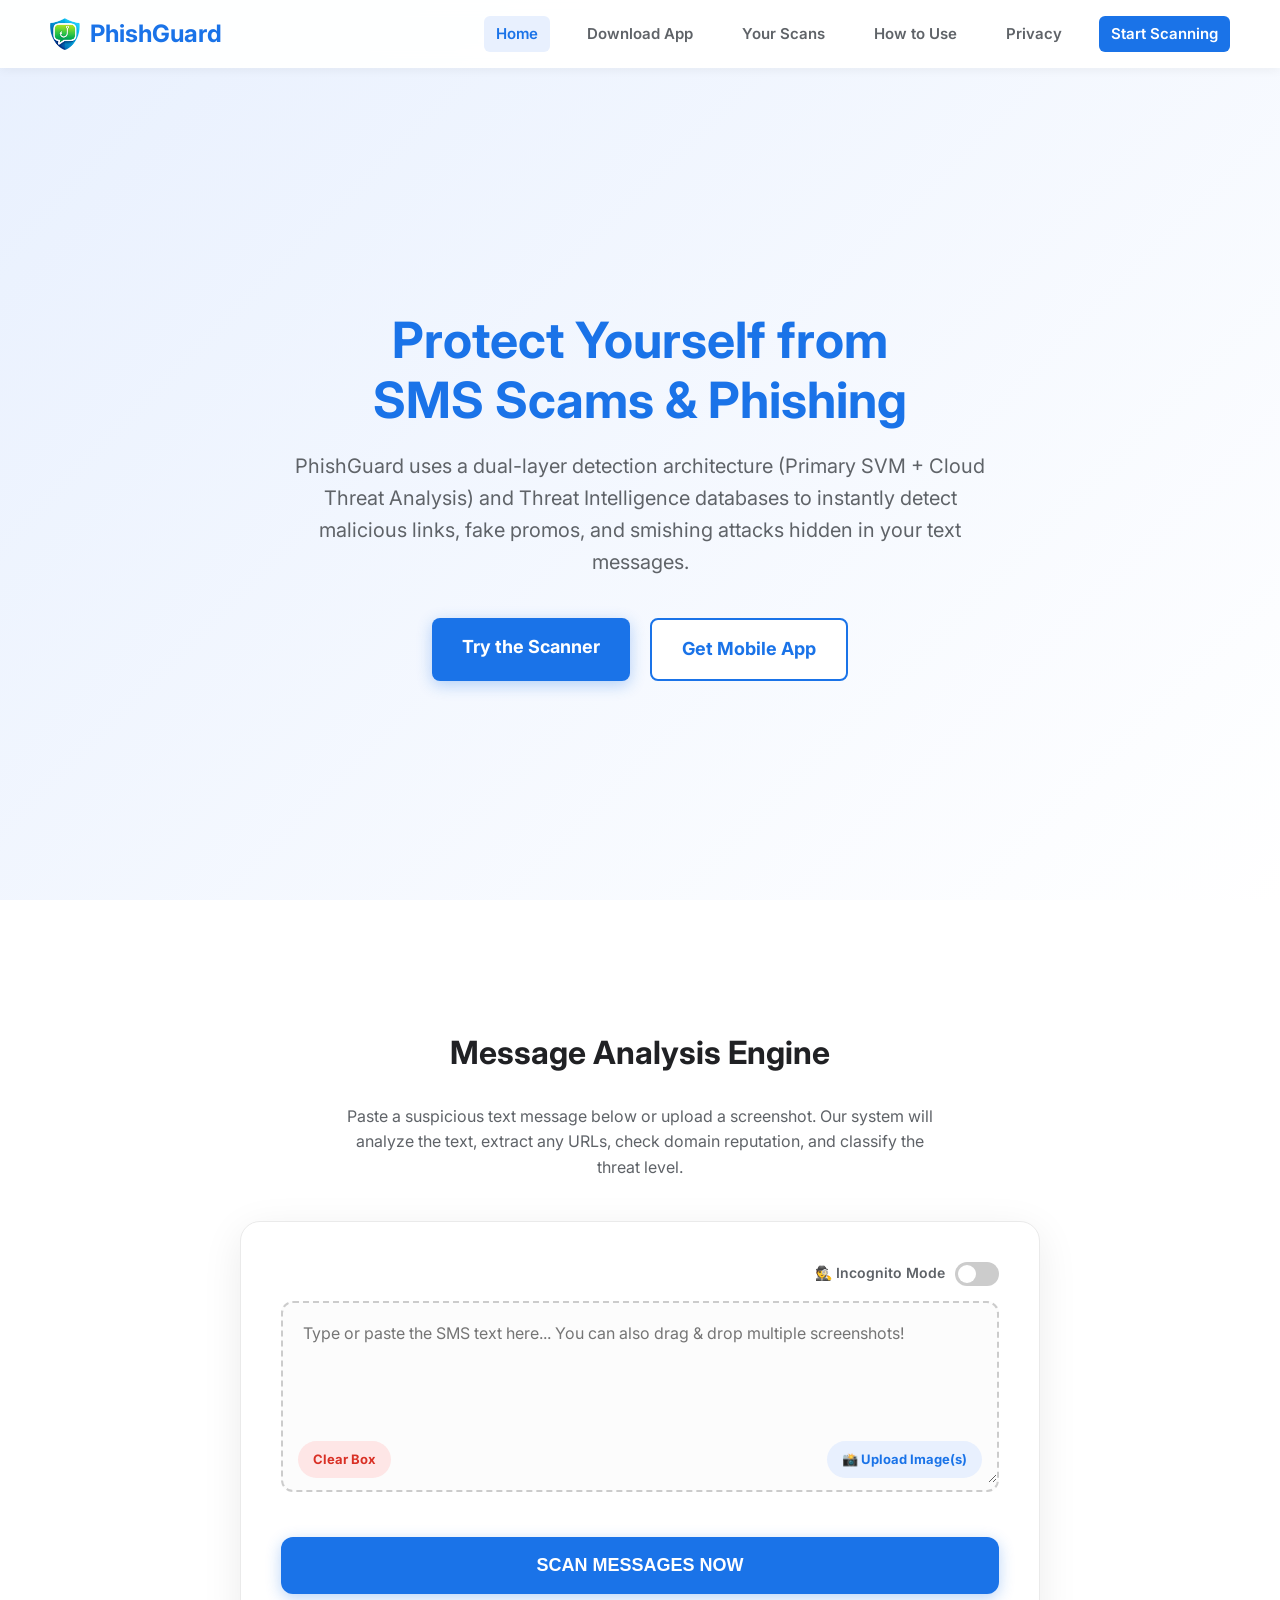
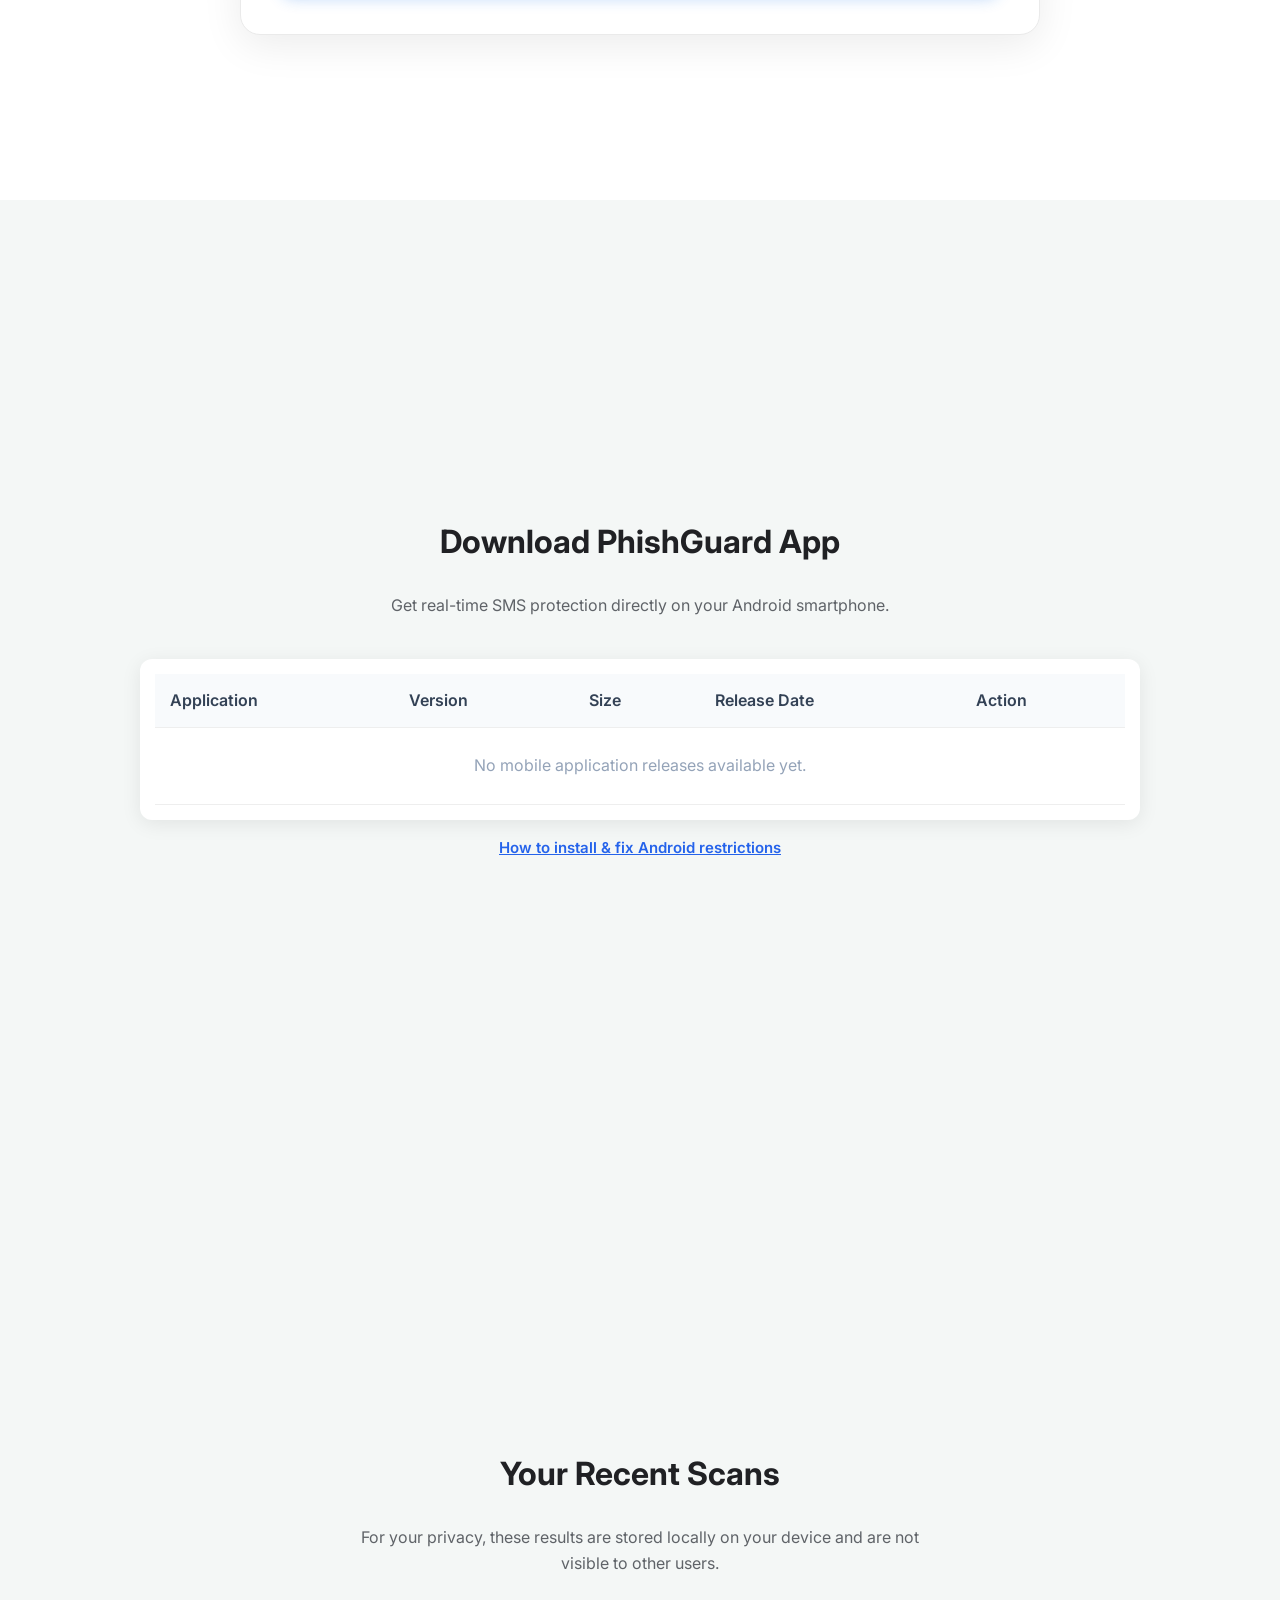
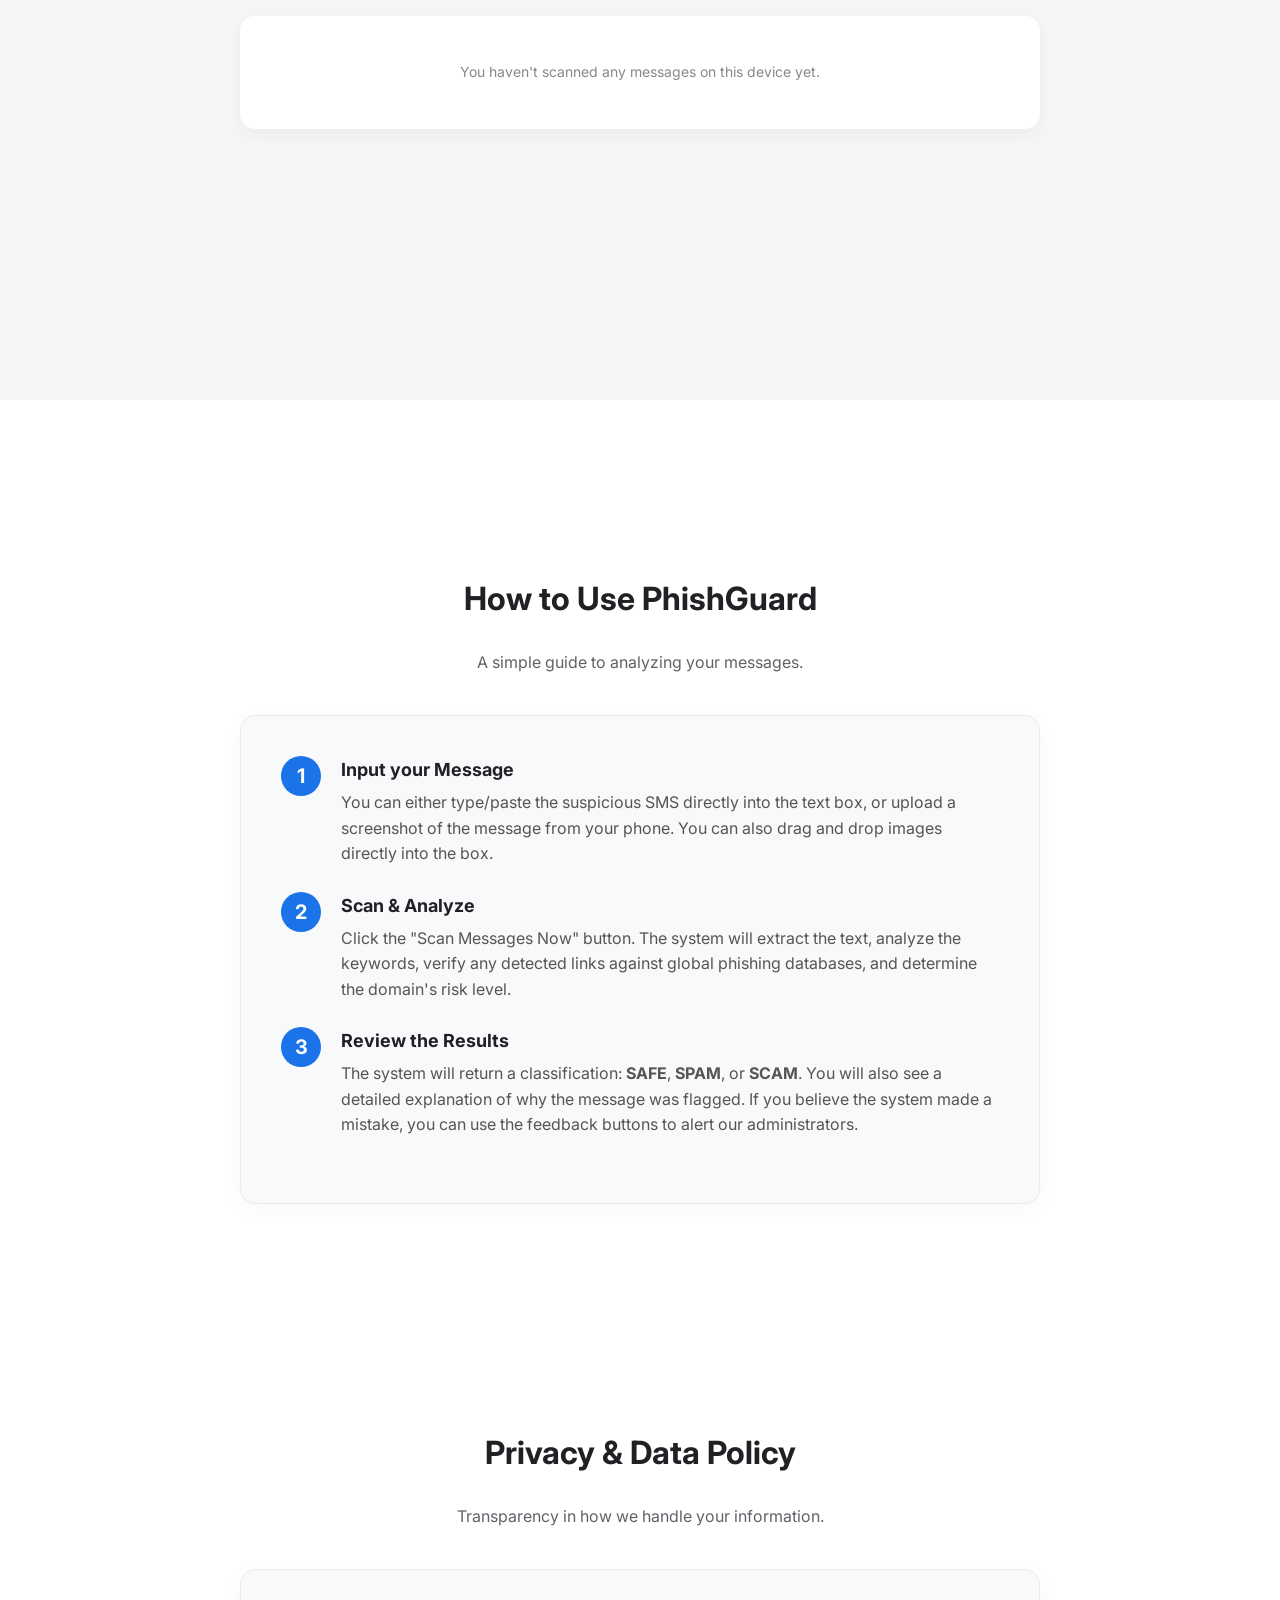
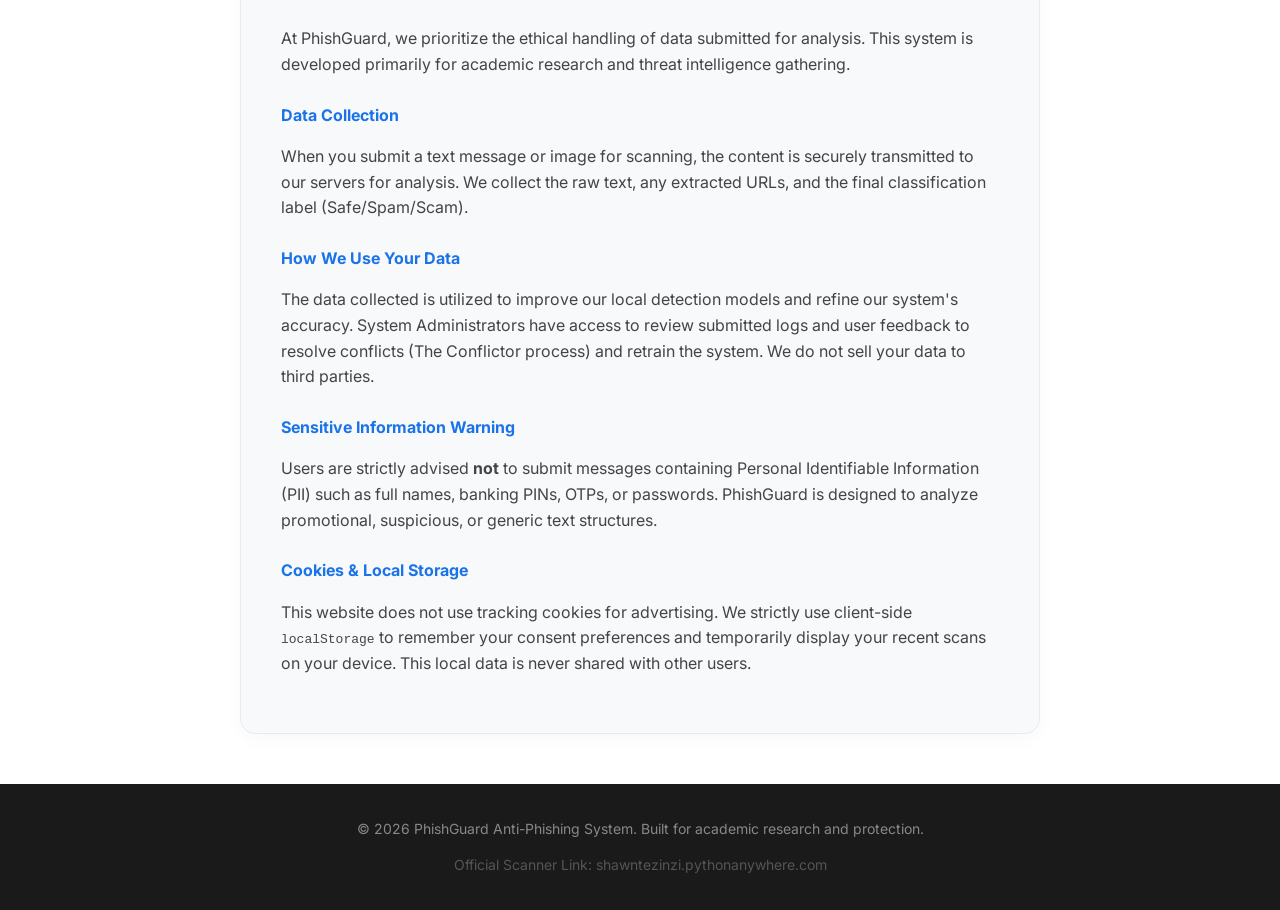
<file: index.html>
<!DOCTYPE html>
<html lang="en">
<head>
<meta charset="UTF-8">
<meta name="viewport" content="width=device-width, initial-scale=1.0">
<title>PhishGuard | SMS Phishing Detection System</title>
<link rel="icon" type="image/png" href="img/shield.png">
<link href="https://fonts.googleapis.com/css2?family=Inter:wght@300;400;600;700&display=swap" rel="stylesheet">
<link rel="stylesheet" href="css/style.css">
</head>
<body>

<nav class="navbar">
    <a href="#home" class="nav-logo">
        <img src="img/logo.png" alt="PhishGuard Logo">
        PhishGuard
    </a>
    <div class="nav-links">
        <a href="#home" class="nav-item active">Home</a>
        <a href="#download" class="nav-item">Download App</a>
        <a href="#history" class="nav-item">Your Scans</a>
        <a href="#guide" class="nav-item">How to Use</a>
        <a href="#policy" class="nav-item">Privacy</a>
        <a href="#scanner" class="nav-btn nav-item">Start Scanning</a>
    </div>
</nav>

<section id="home">
    <div class="hero-content">
        <h1>Protect Yourself from<br>SMS Scams & Phishing</h1>
        <p>PhishGuard uses a dual-layer detection architecture (Primary SVM + Cloud Threat Analysis) and Threat Intelligence databases to instantly detect malicious links, fake promos, and smishing attacks hidden in your text messages.</p>
        <div class="hero-buttons">
            <a href="#scanner" class="btn-primary">Try the Scanner</a>
            <a href="#download" class="btn-secondary">Get Mobile App</a>
        </div>
    </div>
</section>

<section id="scanner">
    <h2 class="section-title">Message Analysis Engine</h2>
    <p class="section-subtitle">Paste a suspicious text message below or upload a screenshot. Our system will analyze the text, extract any URLs, check domain reputation, and classify the threat level.</p>
    
    <div class="scanner-container">
        
        <div id="agreedBanner" style="display:none; background: #e6f4ea; color: #1e8e3e; padding: 10px 15px; border-radius: 8px; margin-bottom: 15px; font-size: 13px; font-weight: 600; text-align: center; border: 1px solid #ceead6;">
            ✅ You have agreed to the Terms of Service & Privacy Policy.
        </div>

        <div class="incognito-container">
            <span class="incognito-label">🕵️ Incognito Mode</span>
            <label class="switch">
                <input type="checkbox" id="incognitoToggle" onchange="toggleIncognito()">
                <span class="slider round"></span>
            </label>
        </div>

        <div class="input-area" id="dropZone">
            <textarea id="smsText" placeholder="Type or paste the SMS text here... You can also drag & drop multiple screenshots!"></textarea>
            
            <div class="button-group-bottom">
                <div class="clear-trigger" id="clearTrigger" onclick="clearWorkspace()">Clear Box</div>
                <input type="file" id="imageInput" accept="image/*" multiple onchange="handleImageUpload(event)">
                <div class="upload-trigger" id="uploadTrigger" onclick="document.getElementById('imageInput').click()">📸 Upload Image(s)</div>
            </div>
        </div>

        <div id="imageQueueContainer" class="image-queue-container"></div>
        <button id="scanBtn" class="scan-btn" onclick="checkAgreementAndScan()">SCAN MESSAGES NOW</button>
        <div id="carouselArea" class="carousel-container" style="display:none; margin-top: 30px;"></div>
    </div>
</section>

<section id="download">
    <h2 class="section-title">Download PhishGuard App</h2>
    <p class="section-subtitle">Get real-time SMS protection directly on your Android smartphone.</p>
    
    <div class="download-table-container">
        <table class="apk-table">
            <thead>
                <tr>
                    <th>Application</th>
                    <th>Version</th>
                    <th>Size</th>
                    <th>Release Date</th>
                    <th>Action</th>
                </tr>
            </thead>
            <tbody id="appTableBody">
                <tr id="emptyAppRow">
                    <td colspan="5" style="text-align: center; color: #94a3b8; padding: 25px;">
                        Loading mobile application releases...
                    </td>
                </tr>
            </tbody>
        </table>
    </div>
    
    <div class="tutorial-link-container">
        <span onclick="openTutorialModal()">How to install & fix Android restrictions</span>
    </div>
</section>

<section id="history">
    <h2 class="section-title">Your Recent Scans</h2>
    <p class="section-subtitle">For your privacy, these results are stored locally on your device and are not visible to other users.</p>
    <div class="history-card">
        <ul id="historyList"><li style="color: #888; text-align: center;">You haven't scanned any messages on this device yet.</li></ul>
    </div>
</section>

<section id="guide">
    <h2 class="section-title">How to Use PhishGuard</h2>
    <p class="section-subtitle">A simple guide to analyzing your messages.</p>
    
    <div class="text-card">
        <div class="step-box">
            <div class="step-num">1</div>
            <div class="step-content">
                <h4>Input your Message</h4>
                <p>You can either type/paste the suspicious SMS directly into the text box, or upload a screenshot of the message from your phone. You can also drag and drop images directly into the box.</p>
            </div>
        </div>
        <div class="step-box">
            <div class="step-num">2</div>
            <div class="step-content">
                <h4>Scan & Analyze</h4>
                <p>Click the "Scan Messages Now" button. The system will extract the text, analyze the keywords, verify any detected links against global phishing databases, and determine the domain's risk level.</p>
            </div>
        </div>
        <div class="step-box">
            <div class="step-num">3</div>
            <div class="step-content">
                <h4>Review the Results</h4>
                <p>The system will return a classification: <b>SAFE</b>, <b>SPAM</b>, or <b>SCAM</b>. You will also see a detailed explanation of why the message was flagged. If you believe the system made a mistake, you can use the feedback buttons to alert our administrators.</p>
            </div>
        </div>
    </div>
</section>

<section id="policy">
    <h2 class="section-title">Privacy & Data Policy</h2>
    <p class="section-subtitle">Transparency in how we handle your information.</p>
    
    <div class="text-card policy-content">
        <p>At PhishGuard, we prioritize the ethical handling of data submitted for analysis. This system is developed primarily for academic research and threat intelligence gathering.</p>
        
        <h4>Data Collection</h4>
        <p>When you submit a text message or image for scanning, the content is securely transmitted to our servers for analysis. We collect the raw text, any extracted URLs, and the final classification label (Safe/Spam/Scam).</p>
        
        <h4>How We Use Your Data</h4>
        <p>The data collected is utilized to improve our local detection models and refine our system's accuracy. System Administrators have access to review submitted logs and user feedback to resolve conflicts (The Conflictor process) and retrain the system. We do not sell your data to third parties.</p>
        
        <h4>Sensitive Information Warning</h4>
        <p>Users are strictly advised <strong>not</strong> to submit messages containing Personal Identifiable Information (PII) such as full names, banking PINs, OTPs, or passwords. PhishGuard is designed to analyze promotional, suspicious, or generic text structures.</p>
        
        <h4>Cookies & Local Storage</h4>
        <p>This website does not use tracking cookies for advertising. We strictly use client-side <code>localStorage</code> to remember your consent preferences and temporarily display your recent scans on your device. This local data is never shared with other users.</p>
    </div>
</section>

<footer>
    <p>&copy; 2026 PhishGuard Anti-Phishing System. Built for academic research and protection.</p>
    <p style="margin-top: 5px; color: #555;">Official Scanner Link: shawntezinzi.pythonanywhere.com</p>
</footer>

<div class="download-modal-overlay" id="downloadModal">
    <div class="download-modal-card">
        <button class="modal-close-btn" onclick="closeDownloadModal()">&times;</button>
        <div class="download-modal-header" id="modalAppName">PhishGuard Mobile Security</div>
        
        <div class="timer-box" id="timerBoxContainer">
            Your download will begin automatically in <span class="timer-count" id="downloadTimer">10</span> seconds...
        </div>

        <div class="app-info-grid">
            <div><strong>Version:</strong> <span id="modalAppVersion">...</span></div>
            <div><strong>Developer:</strong> <span id="modalAppAuthor">...</span></div>
            <div><strong>File Size:</strong> <span id="modalAppSize">...</span></div>
            <div><strong>Requirement:</strong> Android 7.0+</div>
        </div>

        <div class="app-features-list">
            <strong>Key Features:</strong>
            <ul id="modalAppFeatures">
            </ul>
        </div>

        <button class="btn-download-trigger" id="infoModeDownloadBtn" style="width: 100%; margin-top: 10px; display: none;">Download APK Now</button>

        <div class="manual-download-text" id="manualDownloadDiv">
            App didn't download? <a id="manualDownloadLink" href="#" download>Click here again</a>
        </div>
    </div>
</div>

<div class="modal-overlay" id="termsModal">
    <div class="modal-box">
        <div class="modal-header">Terms of Service & Privacy Agreement</div>
        <div class="modal-content">
            <p>Welcome to PhishGuard. By continuing, you agree to our data practices outlined in our <a href="#policy" onclick="document.getElementById('termsModal').style.display='none';">Privacy Policy</a>.</p>
            <p><strong>Key Points:</strong></p>
            <ul>
                <li>Submitted texts and images are saved to our database for threat analysis and system improvement.</li>
                <li>System Administrators may review your submitted texts to verify system accuracy.</li>
                <li><strong>Do not</strong> submit messages containing sensitive personal information (passwords, OTPs, credit card numbers).</li>
                <li>PhishGuard provides automated estimations. Always exercise personal judgment before clicking unknown links.</li>
            </ul>
        </div>
        
        <div class="checkbox-container">
            <div class="checkbox-row">
                <input type="checkbox" id="agreeTerms" onchange="toggleAcceptBtn()">
                <label for="agreeTerms"><strong>I agree to the Terms of Service and Privacy Policy. (Required)</strong></label>
            </div>
            <div class="checkbox-row">
                <input type="checkbox" id="dontShowAgain">
                <label for="dontShowAgain">Remember my choice. Don't show this popup again on this browser.</label>
            </div>
        </div>

        <div class="modal-buttons">
            <button class="btn-decline" onclick="declineTerms()">Cancel</button>
            <button class="btn-accept" id="acceptBtn" disabled onclick="acceptTerms()">I Agree, Start Scan</button>
        </div>
    </div>
</div>

<div class="tutorial-modal-overlay" id="tutorialModal">
    <div class="tutorial-modal-card">
        <button class="modal-close-btn" onclick="closeTutorialModal()">&times;</button>
        <div class="download-modal-header">How to Install & Bypass Restrictions</div>
        
        <div class="tutorial-content">
            <div class="tutorial-step">
                <h4>Step 1: Open Google Play Store</h4>
                <p>Tap on your profile picture in the top right corner and select <b>Play Protect</b>.</p>
                <img src="img/tutorial01.jpg" alt="Step 1">
            </div>
            <div class="tutorial-step">
                <h4>Step 2: Open Play Protect Settings</h4>
                <p>Tap the gear icon in the top right corner to open the settings.</p>
                <img src="img/tutorial02.jpg" alt="Step 2">
            </div>
            <div class="tutorial-step">
                <h4>Step 3: Toggle off Scanning</h4>
                <p>Turn off the switch that says "Scan apps with Play Protect".</p>
                <img src="img/tutorial03.jpg" alt="Step 3">
            </div>
            <div class="tutorial-step">
                <h4>Step 4: Confirm Action</h4>
                <p>Tap "Turn off" or "Pause" when the warning popup appears.</p>
                <img src="img/tutorial04.jpg" alt="Step 4">
            </div>
            <div class="tutorial-step">
                <h4>Step 5: Verify it is Disabled</h4>
                <p>Make sure the toggle switch is completely greyed out.</p>
                <img src="img/tutorial05.jpg" alt="Step 5">
            </div>
            <div class="tutorial-step">
                <h4>Step 6: Install PhishGuard</h4>
                <p>Open the downloaded APK from your browser or file manager and click "Install".</p>
                <img src="img/tutorial06.jpg" alt="Step 6">
            </div>
            <div class="tutorial-step">
                <h4>Step 7: Go to App Settings</h4>
                <p>Go to your phone's <b>Settings > Apps > Manage Apps > PhishGuard</b>. Tap the three dots (or scroll to the bottom) and toggle <b>"Allow restricted settings"</b>.</p>
                <img src="img/tutorial07.jpg" alt="Step 7">
            </div>
            <div class="tutorial-step">
                <h4>Step 8: Confirm Restrictions Allowed</h4>
                <p>Verify that the option is now toggled on and active.</p>
                <img src="img/tutorial08.jpg" alt="Step 8">
            </div>
            <div class="tutorial-step">
                <h4>Step 9: Open App and Set as Default</h4>
                <p>Open PhishGuard from your home screen. When prompted, select PhishGuard as your default SMS app to enable background scanning.</p>
                <img src="img/tutorial09.jpg" alt="Step 9">
            </div>
        </div>
    </div>
</div>

<script src="js/script.js"></script>

</body>
</html>
</file>
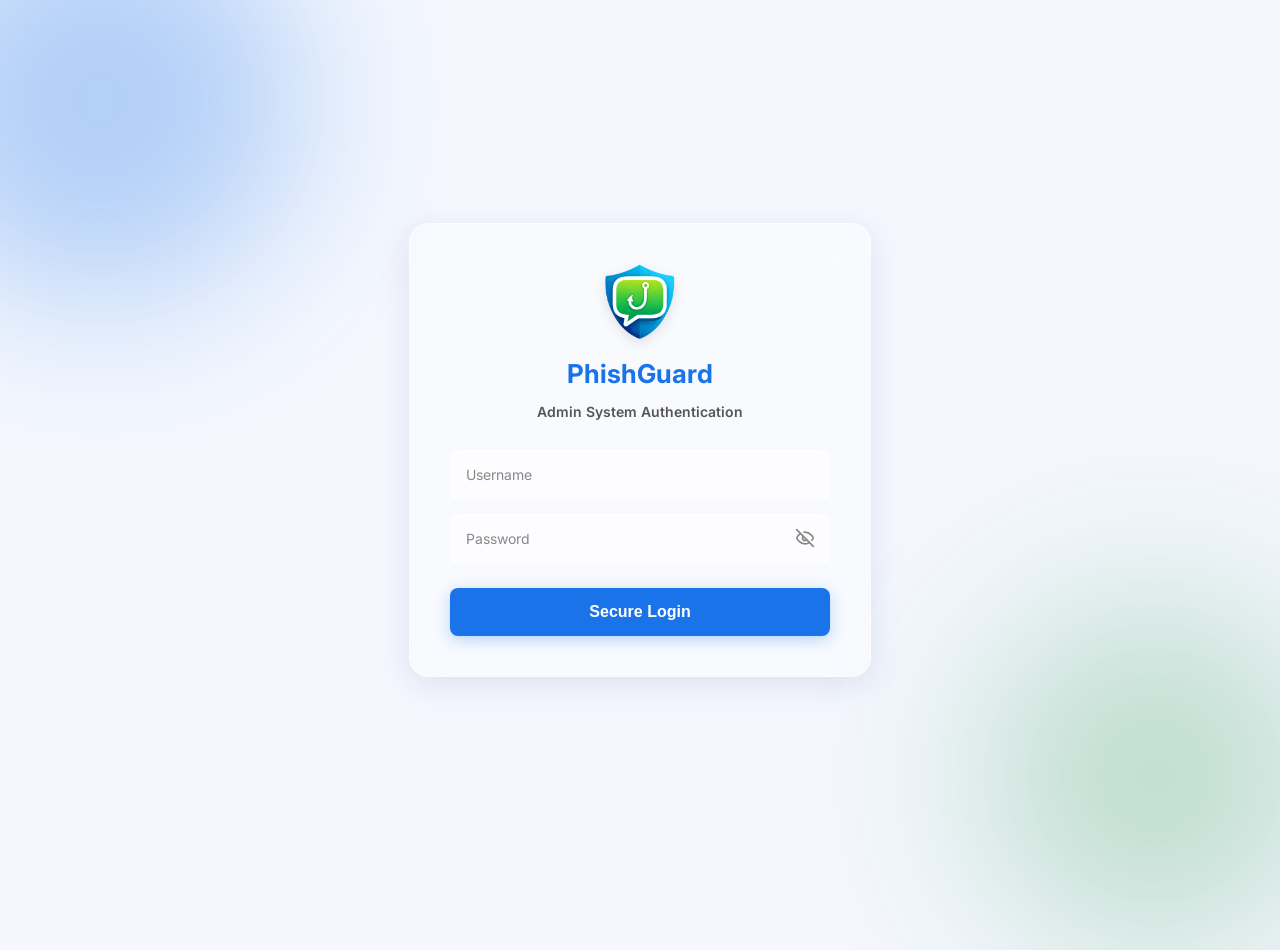
<file: dashboard/index.html>
<!DOCTYPE html>
<html lang="en">
<head>
<meta charset="UTF-8">
<meta name="viewport" content="width=device-width, initial-scale=1.0">
<title>PhishGuard | Admin Auth</title>

<!-- Tab Icon set to Logo -->
<link rel="icon" type="image/png" href="img/logo.png">
<link href="https://fonts.googleapis.com/css2?family=Inter:wght@400;600;700&display=swap" rel="stylesheet">
<style>
    /* Base background */
    body { 
        font-family: 'Inter', sans-serif; 
        background-color: #f4f7fe; 
        display: flex; 
        justify-content: center; 
        align-items: center; 
        height: 100vh; 
        margin: 0; 
        overflow: hidden;
        position: relative;
    }

    /* THE SECRET TO GLASSMORPHISM: Background Shapes to Blur! */
    .bg-shape-1 {
        position: absolute;
        width: 400px;
        height: 400px;
        background: #1a73e8; /* PhishGuard Blue */
        border-radius: 50%;
        top: -100px;
        left: -100px;
        filter: blur(80px);
        opacity: 0.3;
        z-index: 0;
    }
    .bg-shape-2 {
        position: absolute;
        width: 350px;
        height: 350px;
        background: #1e8e3e; /* PhishGuard Green */
        border-radius: 50%;
        bottom: -50px;
        right: -50px;
        filter: blur(90px);
        opacity: 0.25;
        z-index: 0;
    }
    
    /* Transparent / Glassmorphism Container */
    .login-box { 
        position: relative;
        z-index: 10; /* Keeps it above the glowing orbs */
        /* Frosted Glass Effect */
        background: rgba(255, 255, 255, 0.4); 
        backdrop-filter: blur(16px); 
        -webkit-backdrop-filter: blur(16px);
        border: 1px solid rgba(255, 255, 255, 0.6); 
        
        padding: 40px; 
        border-radius: 20px; 
        box-shadow: 0 8px 32px rgba(31, 38, 135, 0.1); 
        width: 100%; 
        max-width: 380px; 
        text-align: center; 
    }

    .login-logo { 
        width: 70px; 
        height: auto; 
        margin-bottom: 15px; 
        filter: drop-shadow(0px 4px 6px rgba(0,0,0,0.1));
    }
    
    .login-box h1 { 
        color: #1a73e8; 
        margin: 0 0 5px 0; 
        font-size: 26px; 
        font-weight: 700; 
    }
    .login-box p { 
        color: #555; 
        font-size: 14px; 
        margin-bottom: 30px; 
        font-weight: 600;
    }
    
    .input-group {
        position: relative;
        margin-bottom: 15px;
    }
    
    /* Glass Inputs */
    input { 
        width: 100%; 
        padding: 15px; 
        background: rgba(255, 255, 255, 0.6); 
        color: #333; 
        border: 1px solid rgba(255, 255, 255, 0.8); 
        border-radius: 8px; 
        box-sizing: border-box; 
        font-size: 14px; 
        font-family: 'Inter', sans-serif; 
        outline: none; 
        transition: 0.3s; 
    }
    input::placeholder {
        color: #888;
    }
    input[type="password"], input.password-text-mode {
        padding-right: 45px; 
    }
    input:focus { 
        border-color: #1a73e8; 
        background: rgba(255, 255, 255, 0.9);
        box-shadow: 0 0 0 3px rgba(26, 115, 232, 0.15); 
    }
    
    /* SVG Toggle Button Styling */
    .toggle-pass {
        position: absolute;
        right: 15px;
        top: 50%;
        transform: translateY(-50%);
        cursor: pointer;
        color: #888;
        display: flex;
        align-items: center;
        justify-content: center;
        background: transparent;
        border: none;
        padding: 0;
        outline: none;
        transition: color 0.2s;
    }
    .toggle-pass:hover {
        color: #1a73e8;
    }

    /* Standard PhishGuard Blue Button */
    button.submit-btn { 
        width: 100%; 
        padding: 15px; 
        background: #1a73e8; 
        color: white; 
        border: none; 
        border-radius: 8px; 
        font-size: 16px; 
        font-weight: bold; 
        cursor: pointer; 
        transition: 0.3s; 
        box-shadow: 0 4px 15px rgba(26, 115, 232, 0.3); 
        margin-top: 10px;
    }
    button.submit-btn:hover { 
        background: #1557b0; 
        transform: translateY(-2px); 
    }
    button.submit-btn:disabled {
        background: #a0c3ff;
        cursor: not-allowed;
        box-shadow: none;
        transform: none;
    }
    
    .error-msg {
        color: #d93025; 
        font-size: 13px; 
        margin-top: 15px; 
        display: none;
        font-weight: 600;
    }
    
    /* SVG Icon Toggle Classes */
    .svg-eye-open { display: block; }
    .svg-eye-closed { display: none; }
    
    /* When active (password visible) */
    .show-password .svg-eye-open { display: none; }
    .show-password .svg-eye-closed { display: block; }
    
</style>
</head>
<body>

    <!-- The glowing shapes in the background -->
    <div class="bg-shape-1"></div>
    <div class="bg-shape-2"></div>

    <div class="login-box">
        <img src="img/logo.png" alt="PhishGuard Logo" class="login-logo">
        <h1>PhishGuard</h1>
        <p>Admin System Authentication</p>
        
        <div class="input-group">
            <input type="text" id="username" placeholder="Username" autocomplete="off">
        </div>
        
        <div class="input-group">
            <input type="password" id="password" placeholder="Password">
            
            <!-- SVG Eye Icon -->
            <button type="button" class="toggle-pass" onclick="togglePassword()" id="toggleBtn">
              <svg class="shrink-0 size-3.5" width="20" height="20" viewBox="0 0 24 24" fill="none" stroke="currentColor" stroke-width="2" stroke-linecap="round" stroke-linejoin="round">
                <!-- Eye Open Paths -->
                <path class="svg-eye-open" d="M9.88 9.88a3 3 0 1 0 4.24 4.24"/>
                <path class="svg-eye-open" d="M10.73 5.08A10.43 10.43 0 0 1 12 5c7 0 10 7 10 7a13.16 13.16 0 0 1-1.67 2.68"/>
                <path class="svg-eye-open" d="M6.61 6.61A13.526 13.526 0 0 0 2 12s3 7 10 7a9.74 9.74 0 0 0 5.39-1.61"/>
                <line class="svg-eye-open" x1="2" x2="22" y1="2" y2="22"/>
                
                <!-- Eye Closed Paths -->
                <path class="svg-eye-closed" d="M2 12s3-7 10-7 10 7 10 7-3 7-10 7-10-7-10-7Z"/>
                <circle class="svg-eye-closed" cx="12" cy="12" r="3"/>
              </svg>
            </button>
        </div>
        
        <button class="submit-btn" onclick="handleLogin()">Secure Login</button>
        <p id="errorMsg" class="error-msg">❌ Invalid username or password.</p>
    </div>

    <script>
        // 1. AUTO-LOGIN CHECK
        window.onload = function() {
            const authStatus = localStorage.getItem('pg_admin_auth');
            const authExpiry = localStorage.getItem('pg_admin_expiry');
            
            if (authStatus === 'true' && authExpiry && Date.now() < parseInt(authExpiry)) {
                window.location.replace('dashboard.html');
            }
        };

        // 2. TOGGLE PASSWORD VISIBILITY 
        function togglePassword() {
            const passInput = document.getElementById('password');
            const toggleBtn = document.getElementById('toggleBtn');
            
            if (passInput.type === 'password') {
                passInput.type = 'text';
                passInput.classList.add('password-text-mode');
                toggleBtn.classList.add('show-password');
            } else {
                passInput.type = 'password';
                passInput.classList.remove('password-text-mode');
                toggleBtn.classList.remove('show-password');
            }
        }

        // 3. SECURE API LOGIN LOGIC
        async function handleLogin() {
            const user = document.getElementById('username').value;
            const pass = document.getElementById('password').value;
            const errorMsg = document.getElementById('errorMsg');
            const submitBtn = document.querySelector('.submit-btn');
            
            if (!user || !pass) {
                errorMsg.innerText = "❌ Please enter both username and password.";
                errorMsg.style.display = 'block';
                return;
            }
            
            // Show loading state
            submitBtn.innerText = "Verifying...";
            submitBtn.disabled = true;
            errorMsg.style.display = 'none';
            
            try {
                // Send credentials securely to PythonAnywhere
                const response = await fetch('https://shawntezinzi.pythonanywhere.com/api/admin_login', {
                    method: 'POST',
                    headers: { 'Content-Type': 'application/json' },
                    body: JSON.stringify({ username: user, password: pass })
                });
                
                const data = await response.json();
                
                if (data.status === 'success') {
                    // Server approved! Save auth token and redirect to dashboard
                    localStorage.setItem('pg_admin_auth', 'true');
                    localStorage.setItem('pg_admin_expiry', Date.now() + 3600000); // 1 Hour Expiry Limit
                    window.location.replace('dashboard.html');
                } else {
                    // Server rejected
                    errorMsg.innerText = "❌ " + (data.error || "Invalid username or password.");
                    errorMsg.style.display = 'block';
                }
            } catch (err) {
                errorMsg.innerText = "❌ Server connection failed. Please try again.";
                errorMsg.style.display = 'block';
            } finally {
                // Reset button state
                submitBtn.innerText = "Secure Login";
                submitBtn.disabled = false;
            }
        }
        
        // Allow pressing Enter to login
        document.getElementById('password').addEventListener('keypress', function (e) {
            if (e.key === 'Enter') handleLogin();
        });
    </script>
</body>
</html>
</file>
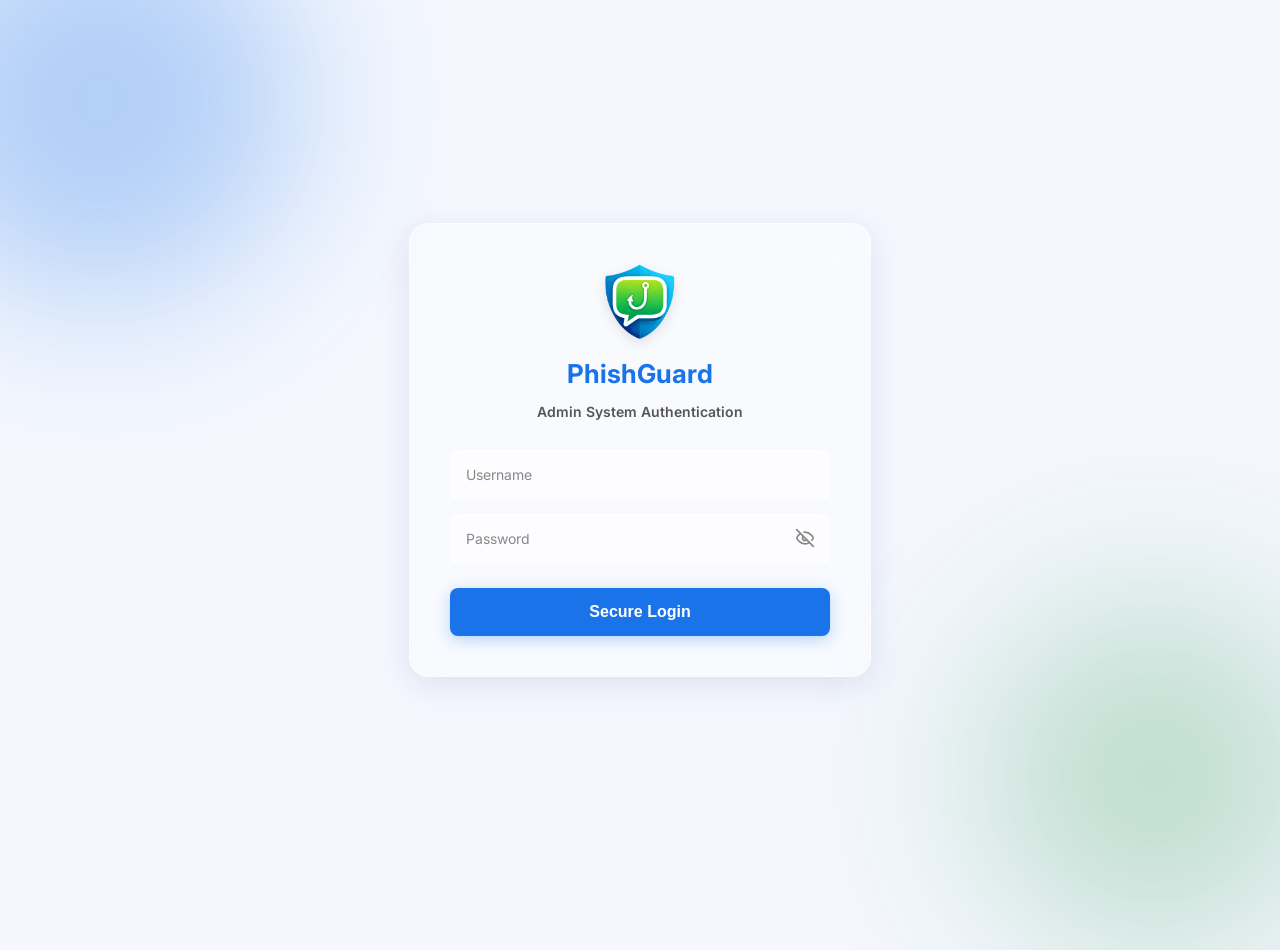
<file: dashboard/mobile_app.html>
<!DOCTYPE html>
<html lang="en">
<head>
<meta charset="UTF-8">
<meta name="viewport" content="width=device-width, initial-scale=1.0">
<title>PhishGuard - Mobile App Manager</title>

<link rel="icon" type="image/png" href="../img/logo.png">
<!-- ADMIN SECURITY LOCK  -->
<script src="js/lock.js"></script>

<style>
    /* GLOBAL & SIDEBAR */
    :root { --primary: #1a73e8; --sidebar: #1e1e2d; --bg-light: #f4f7fe; --safe: #1e8e3e; --spam: #fbc02d; --scam: #d93025; --text-muted: #888; }
    body { margin: 0; font-family: 'Segoe UI', Roboto, Helvetica, Arial, sans-serif; background: var(--bg-light); color: #333; display: flex; height: 100vh; overflow: hidden;}
    .sidebar { width: 260px; background: var(--sidebar); color: white; display: flex; flex-direction: column; padding-top: 20px; box-shadow: 2px 0 10px rgba(0,0,0,0.1); z-index: 100;}
    .sidebar-header { text-align: center; padding-bottom: 20px; border-bottom: 1px solid rgba(255,255,255,0.1); margin-bottom: 20px; }
    .sidebar-logo { width: 35px; height: auto; margin-bottom: 5px; }
    .sidebar-header h2 { margin: 0; font-size: 22px; letter-spacing: 1px; color: #fff; display: flex; align-items: center; justify-content: center; gap: 10px;}
    .sidebar-header span { font-size: 12px; color: #aaa; }
    .nav-links { display: flex; flex-direction: column; gap: 5px; padding: 0 15px; }
    .nav-link { padding: 15px 20px; color: #bbb; text-decoration: none; border-radius: 8px; font-weight: bold; transition: 0.3s; display: flex; align-items: center; gap: 12px; font-size: 15px;}
    .nav-link:hover, .nav-link.active { background: var(--primary); color: white; }
    .logout-btn { margin-top: auto; margin-bottom: 20px; margin-left: 15px; margin-right: 15px; padding: 15px; background: rgba(217, 48, 37, 0.1); color: #ff6b6b; text-align: center; text-decoration: none; border-radius: 8px; font-weight: bold; transition: 0.3s; border: none; cursor: pointer; font-size: 15px;}
    .logout-btn:hover { background: var(--scam); color: white; }

    /* MAIN CONTENT */
    .main-content { flex: 1; padding: 30px; overflow-y: auto; display: flex; flex-direction: column; gap: 20px;}
    .header-controls { display: flex; justify-content: space-between; align-items: center; background: white; padding: 20px 25px; border-radius: 12px; box-shadow: 0 4px 15px rgba(0,0,0,0.05);}
    .header-controls h2 { margin: 0; color: var(--sidebar); }
    .header-controls p { margin: 5px 0 0 0; color: var(--text-muted); font-size: 14px; }

    /* LAYOUT CONTAINERS */
    .layout-wrapper { display: flex; gap: 20px; align-items: flex-start; height: 100%;}
    .panel { background: white; padding: 25px; border-radius: 15px; box-shadow: 0 4px 15px rgba(0,0,0,0.05); }
    
    /* UPLOAD FORM (LEFT) */
    .control-panel { flex: 1; max-width: 400px; display: flex; flex-direction: column; max-height: 85vh; overflow-y: auto;}
    .control-panel h3 { margin-top: 0; color: var(--primary); border-bottom: 1px solid #eee; padding-bottom: 10px; margin-bottom: 20px;}
    .form-group { margin-bottom: 15px; }
    .form-group label { display: block; font-size: 13px; font-weight: bold; margin-bottom: 5px; color: #555; }
    .form-group input, .form-group select, .form-group textarea { width: 100%; padding: 10px; border: 1px solid #ccc; border-radius: 6px; box-sizing: border-box; font-family: inherit;}
    .form-group textarea { resize: vertical; height: 80px; }
    
    /* MODIFIED VERSION BOX */
    .version-input-box { background: #e8f0fe; border: 1px solid #1a73e8; padding: 12px; border-radius: 6px; margin-bottom: 20px; }
    .version-input-box label { color: #1a73e8; display: block; text-align: center; font-size: 13px; font-weight: bold; margin-bottom: 5px;}
    .version-input-box input { width: 100%; background: transparent; border: none; text-align: center; font-size: 18px; font-weight: bold; color: #1a73e8; outline: none;}

    .btn-action { width: 100%; padding: 14px; background: var(--primary); color: white; border: none; border-radius: 8px; font-weight: bold; cursor: pointer; transition: 0.2s; margin-top: 10px; font-size: 15px;}
    .btn-action:hover { background: #1557b0; }
    .btn-action:disabled { background: #ccc; cursor: not-allowed; }

    /* APP LIST (RIGHT) */
    .app-list-view { flex: 2; display: flex; flex-direction: column; min-height: 500px;}
    .app-list-view h3 { margin-top: 0; color: var(--sidebar); border-bottom: 1px solid #eee; padding-bottom: 10px;}
    
    .app-card { border: 1px solid #eee; border-radius: 12px; padding: 20px; margin-bottom: 15px; background: #fdfdfd; display: flex; justify-content: space-between; align-items: center; transition: 0.2s;}
    .app-card:hover { box-shadow: 0 4px 10px rgba(0,0,0,0.05); border-color: #ddd;}
    .app-details h4 { margin: 0 0 5px 0; color: var(--primary); font-size: 18px; display: flex; align-items: center; gap: 8px;}
    .app-details p { margin: 2px 0; font-size: 13px; color: #666; }
    .badge { background: var(--sidebar); color: white; padding: 3px 8px; border-radius: 12px; font-size: 11px; font-weight: bold;}
    
    .btn-delete { background: #fee6e6; color: var(--scam); border: none; padding: 10px 15px; border-radius: 6px; cursor: pointer; font-weight: bold; transition: 0.2s;}
    .btn-delete:hover { background: var(--scam); color: white;}
    .btn-delete:disabled { background: #ccc; color: #666; cursor: not-allowed;}
</style>
</head>
<body>

    <div class="sidebar">
        <div class="sidebar-header">
            <h2><img src="../img/logo.png" alt="Logo" class="sidebar-logo"> PhishGuard</h2>
            <span>Admin Dashboard</span>
        </div>
        <div class="nav-links">
            <a href="dashboard.html" class="nav-link">📊 System Analytics</a>
            <a href="feeder.html" class="nav-link">📁 CSV Data Feeder</a>
            <a href="rechecker.html" class="nav-link">✏️ Data Rechecker</a>
            <a href="mobile_app.html" class="nav-link active">📱 Mobile App</a>
        </div>
        <button class="logout-btn" onclick="performLogout()">Log Out</button>
    </div>

    <div class="main-content">
        <div class="header-controls">
            <div>
                <h2>Mobile App Releases</h2>
                <p>Manage APK versions, requirements, and auto-deploy.</p>
            </div>
        </div>

        <div class="layout-wrapper">
            <!-- UPLOAD FORM -->
            <div class="panel control-panel">
                <h3>🚀 Auto-Deploy</h3>
                
                <div class="version-input-box">
                    <label>Version Name (You can edit this!)</label>
                    <input type="text" id="displayVersion" value="Calculating...">
                </div>

                <div class="form-group">
                    <label>Select APK File</label>
                    <input type="file" id="apkFile" accept=".apk">
                </div>

                <div class="form-group">
                    <label>Update Features (One per line)</label>
                    <textarea id="appFeatures" placeholder="Added instant scanner&#10;Fixed OCR bugs&#10;Improved UI design"></textarea>
                </div>

                <button class="btn-action" id="publishBtn" onclick="publishApp()">UPLOAD & PUBLISH</button>
            </div>

            <!-- APPS LIST -->
            <div class="panel app-list-view">
                <h3>📦 Current Uploaded Releases</h3>
                <div id="appListContainer">
                    <div style="text-align: center; padding: 40px; color: #888;">Syncing with Server... ⏳</div>
                </div>
            </div>
        </div>
    </div>

<script>
    // 🛡️ NO MORE GITHUB TOKEN HERE! 
    // It now routes securely through your PythonAnywhere Backend proxy.
    const PYTHONANYWHERE_PROXY = "https://shawntezinzi.pythonanywhere.com/api/github_proxy?url=";

    document.addEventListener("DOMContentLoaded", () => {
        renderAppList();
        updateAutoVersionDisplay();
        syncAppsFromServer();
    });

    function formatBytes(bytes, decimals = 2) {
        if (bytes === 0) return '0 Bytes';
        const k = 1024;
        const dm = decimals < 0 ? 0 : decimals;
        const sizes = ['Bytes', 'KB', 'MB', 'GB'];
        const i = Math.floor(Math.log(bytes) / Math.log(k));
        return parseFloat((bytes / Math.pow(k, i)).toFixed(dm)) + ' ' + sizes[i];
    }

    function calculateNextVersion() {
        let apps = JSON.parse(localStorage.getItem('pg_mobile_apps')) || [];
        if (apps.length === 0) return "v1.0.0-Alpha";
        
        let lastFull = apps[0].version; 
        let match = lastFull.match(/v(\d+)\.(\d+)\.(\d+)-(Alpha|Beta|Stable)/);
        
        if (!match) return "v1.0.0-Alpha";

        let major = parseInt(match[1]);
        let minor = parseInt(match[2]);
        let patch = parseInt(match[3]);
        let stage = match[4];

        if (stage === "Alpha") return `v${major}.${minor}.${patch}-Beta`;
        if (stage === "Beta") return `v${major}.${minor}.${patch}-Stable`;
        if (stage === "Stable") return `v${major}.${minor}.${patch + 1}-Alpha`;
        
        return "v1.0.0-Alpha";
    }

    function updateAutoVersionDisplay() {
        document.getElementById('displayVersion').value = calculateNextVersion();
    }

    function getBase64(file) {
        return new Promise((resolve, reject) => {
            const reader = new FileReader();
            reader.readAsDataURL(file);
            reader.onload = () => resolve(reader.result.split(',')[1]); 
            reader.onerror = error => reject(error);
        });
    }

    async function syncAppsFromServer() {
        try {
            const cacheBuster = new Date().getTime();
            const targetUrl = encodeURIComponent(`https://api.github.com/repos/agravanteshawntezinzi-gif/phishguard-web/contents/app?t=${cacheBuster}`);
            
            const response = await fetch(PYTHONANYWHERE_PROXY + targetUrl);

            if (response.ok) {
                const files = await response.json();
                const apkFiles = files.filter(f => f.name.endsWith('.apk'));

                let globalManifest = {};
                try {
                    const manifestUrl = encodeURIComponent(`https://api.github.com/repos/agravanteshawntezinzi-gif/phishguard-web/contents/js/phishguard_manifest.json?t=${cacheBuster}`);
                    const manRes = await fetch(PYTHONANYWHERE_PROXY + manifestUrl);
                    if (manRes.ok) {
                        const manData = await manRes.json();
                        const decodedContent = decodeURIComponent(escape(atob(manData.content.replace(/\s/g, ''))));
                        globalManifest = JSON.parse(decodedContent);
                    }
                } catch(e) {}

                let syncedApps = apkFiles.map((f, idx) => {
                    let verClean = f.name.replace('PhishGuard_', '').replace('.apk', '').replace(/_/g, '-');
                    if (!verClean.startsWith('v')) verClean = 'v' + verClean;
                    let customFeatures = globalManifest[f.name] || ["In-App Over-the-Air (OTA) Updates via GitHub API"];

                    return {
                        id: Date.now() + idx,
                        name: "PhishGuard Mobile Security",
                        version: verClean,
                        size: f.size ? (f.size / (1024 * 1024)).toFixed(1) + " MB" : "15.0 MB",
                        date: "GitHub Verified",
                        filename: f.name,
                        filePath: f.download_url,
                        gitPath: f.path,
                        gitSha: f.sha,
                        features: customFeatures
                    };
                });

                syncedApps.sort((a, b) => b.version.localeCompare(a.version));
                localStorage.setItem('pg_mobile_apps', JSON.stringify(syncedApps));
                
                renderAppList();
                updateAutoVersionDisplay();
            } else if (response.status === 404) {
                localStorage.setItem('pg_mobile_apps', JSON.stringify([]));
                renderAppList();
                updateAutoVersionDisplay();
            } else if (response.status === 401 || response.status === 403) {
                alert("🚨 SERVER ERROR: The GitHub Token in your PythonAnywhere .env file might be missing or expired.");
            }
        } catch (err) {
            console.error("Failed to sync from Server:", err);
        }
    }

    async function updateGlobalManifest(fileName, featuresArray) {
        const path = "js/phishguard_manifest.json"; 
        const targetUrl = `https://api.github.com/repos/agravanteshawntezinzi-gif/phishguard-web/contents/${path}`;
        
        let existingManifest = {};
        let sha = null;

        try {
            const getUrl = encodeURIComponent(targetUrl + `?t=${new Date().getTime()}`);
            const getRes = await fetch(PYTHONANYWHERE_PROXY + getUrl);
            if (getRes.ok) {
                const data = await getRes.json();
                sha = data.sha;
                const decoded = decodeURIComponent(escape(atob(data.content.replace(/\s/g, ''))));
                existingManifest = JSON.parse(decoded);
            }
        } catch(e) {}

        existingManifest[fileName] = featuresArray;

        const updatedContent = btoa(unescape(encodeURIComponent(JSON.stringify(existingManifest, null, 2))));
        
        const body = {
            message: `Update App Manifest for ${fileName}`,
            content: updatedContent,
            branch: "main"
        };
        if (sha) body.sha = sha;

        await fetch(PYTHONANYWHERE_PROXY + encodeURIComponent(targetUrl), {
            method: "PUT",
            headers: { "Content-Type": "application/json" },
            body: JSON.stringify(body)
        });
    }

    async function publishApp() {
        const fileInput = document.getElementById('apkFile');
        const featuresRaw = document.getElementById('appFeatures').value.trim();
        const publishBtn = document.getElementById('publishBtn');

        if (!fileInput.files.length) { alert("Please select an APK file to upload!"); return; }

        publishBtn.innerText = "⏳ UPLOADING APK...";
        publishBtn.disabled = true;

        const file = fileInput.files[0];
        
        let nextVersion = document.getElementById('displayVersion').value.trim();
        if(!nextVersion.startsWith('v')) nextVersion = 'v' + nextVersion;
        
        const fileName = `PhishGuard_${nextVersion}.apk`.replace(/-/g, '_'); 

        try {
            const base64Content = await getBase64(file);
            const targetUrl = `https://api.github.com/repos/agravanteshawntezinzi-gif/phishguard-web/contents/app/${fileName}`;

            const body = {
                message: `Uploaded ${nextVersion} via Admin Dashboard`,
                content: base64Content,
                branch: "main"
            };

            const response = await fetch(PYTHONANYWHERE_PROXY + encodeURIComponent(targetUrl), {
                method: "PUT",
                headers: { "Content-Type": "application/json" },
                body: JSON.stringify(body)
            });

            if (!response.ok) {
                const errData = await response.json();
                throw new Error(errData.message || "Failed to upload.");
            }

            publishBtn.innerText = "⏳ SYNCING FEATURES...";
            const featuresArray = featuresRaw.split('\n').filter(f => f.trim() !== '');
            const finalFeatures = featuresArray.length > 0 ? featuresArray : ["In-App Over-the-Air (OTA) Updates via GitHub API"];
            
            await updateGlobalManifest(fileName, finalFeatures);

            alert(`✅ Success! ${nextVersion} has been uploaded securely via PythonAnywhere!`);
            
            document.getElementById('appFeatures').value = '';
            fileInput.value = '';
            
            await syncAppsFromServer();

        } catch (error) {
            alert("❌ Upload Failed: " + error.message);
        } finally {
            publishBtn.innerText = "UPLOAD & PUBLISH";
            publishBtn.disabled = false;
        }
    }

    async function deleteAppFromGitHub(id, gitPath, gitSha, filename, btnElement) {
        if (confirm(`⚠️ WARNING: Are you sure you want to PERMANENTLY DELETE ${filename}?`)) {
            
            btnElement.innerText = "⏳ Deleting...";
            btnElement.disabled = true;

            try {
                const targetUrl = `https://api.github.com/repos/agravanteshawntezinzi-gif/phishguard-web/contents/${gitPath}`;
                
                const body = {
                    message: `Deleted ${filename} to free up space via Admin Dashboard`,
                    sha: gitSha,
                    branch: "main"
                };

                const response = await fetch(PYTHONANYWHERE_PROXY + encodeURIComponent(targetUrl), {
                    method: "DELETE",
                    headers: { "Content-Type": "application/json" },
                    body: JSON.stringify(body)
                });

                if (response.ok) {
                    setTimeout(async () => {
                        await syncAppsFromServer();
                        alert(`✅ Successfully deleted ${filename}!`);
                    }, 2000);
                } else {
                    const errData = await response.json();
                    throw new Error(errData.message || "Failed to delete.");
                }

            } catch (error) {
                alert("❌ Failed to delete: " + error.message);
                btnElement.innerText = "🗑️ Delete";
                btnElement.disabled = false;
            }
        }
    }

    function renderAppList() {
        const apps = JSON.parse(localStorage.getItem('pg_mobile_apps')) || [];
        const container = document.getElementById('appListContainer');
        
        if (apps.length === 0) {
            container.innerHTML = `<div style="text-align: center; padding: 40px; color: #888;">No mobile applications have been published yet.</div>`;
            return;
        }

        container.innerHTML = '';
        apps.forEach(app => {
            container.innerHTML += `
                <div class="app-card">
                    <div class="app-details">
                        <h4>${app.name} <span class="badge">${app.version}</span></h4>
                        <p><strong>Filename:</strong> ${app.filename} &nbsp;|&nbsp; <strong>Size:</strong> ${app.size}</p>
                        <p style="margin-top: 8px;"><strong>Features:</strong> ${app.features.join(', ')}</p>
                    </div>
                    <div>
                        <button class="btn-delete" onclick="deleteAppFromGitHub(${app.id}, '${app.gitPath}', '${app.gitSha}', '${app.filename}', this)">🗑️ Delete from Server</button>
                    </div>
                </div>
            `;
        });
    }
</script>
</body>
</html>
</file>
<file: css/style.css>
html { scroll-behavior: smooth; }
html, body { width: 100%; overflow-x: hidden; }
body { font-family: 'Inter', sans-serif; background: #f4f7f6; margin: 0; padding: 0; color: #333; line-height: 1.6; }
* { box-sizing: border-box; }

.navbar {
    position: fixed; top: 0; width: 100%; background: rgba(255, 255, 255, 0.95);
    backdrop-filter: blur(10px); box-shadow: 0 2px 10px rgba(0,0,0,0.05);
    display: flex; justify-content: space-between; align-items: center;
    padding: 15px 50px; z-index: 1000;
}
.nav-logo { font-size: 24px; font-weight: 700; color: #1a73e8; display: flex; align-items: center; gap: 10px; text-decoration: none; }
.nav-logo img { height: 32px; width: auto; object-fit: contain; }
.nav-links { display: flex; gap: 25px; align-items: center; }
.nav-links a { 
    text-decoration: none; 
    color: #5f6368; 
    font-weight: 600; 
    font-size: 15px; 
    transition: color 0.3s, background-color 0.2s; 
    padding: 6px 12px;
    border-radius: 6px;
}
.nav-links a:hover { color: #1a73e8; }
.nav-links a.active { color: #1a73e8 !important; background-color: #e8f0fe !important; }

.nav-btn { background: #1a73e8; color: white !important; padding: 8px 20px; border-radius: 20px; transition: background 0.3s; }
.nav-btn:hover { background: #1557b0; }
.nav-btn.active { background: #1557b0 !important; color: white !important; box-shadow: 0 0 10px rgba(26, 115, 232, 0.5); }

section { min-height: 100vh; padding: 100px 20px 50px 20px; display: flex; flex-direction: column; align-items: center; justify-content: center; }
.section-title { font-size: 32px; font-weight: 700; color: #202124; margin-bottom: 10px; text-align: center; }
.section-subtitle { font-size: 16px; color: #5f6368; margin-bottom: 40px; text-align: center; max-width: 600px; }

#home { background: linear-gradient(135deg, #e8f0fe 0%, #ffffff 100%); text-align: center; }
.hero-content h1 { font-size: 50px; color: #1a73e8; margin-bottom: 20px; line-height: 1.2; }
.hero-content p { font-size: 20px; color: #5f6368; margin-bottom: 40px; max-width: 700px; margin-left: auto; margin-right: auto; }
.hero-buttons { display: flex; gap: 20px; justify-content: center; }
.btn-primary { background: #1a73e8; color: white; padding: 15px 30px; border-radius: 8px; font-size: 18px; font-weight: bold; text-decoration: none; box-shadow: 0 4px 15px rgba(26, 115, 232, 0.3); transition: transform 0.2s, background 0.3s; }
.btn-primary:hover { background: #1557b0; transform: translateY(-2px); }
.btn-secondary { background: white; color: #1a73e8; padding: 15px 30px; border-radius: 8px; font-size: 18px; font-weight: bold; text-decoration: none; border: 2px solid #1a73e8; transition: background 0.3s, color 0.3s; }
.btn-secondary:hover { background: #f4f7f6; }

#scanner { background: #ffffff; justify-content: flex-start; }
.scanner-container { width: 100%; max-width: 800px; background: white; padding: 40px; border-radius: 20px; box-shadow: 0 10px 40px rgba(0,0,0,0.08); border: 1px solid #eaeaea; }

.incognito-container { display: flex; justify-content: flex-end; align-items: center; gap: 10px; margin-bottom: 15px; }
.incognito-label { font-size: 14px; font-weight: 600; color: #5f6368; }
.switch { position: relative; display: inline-block; width: 44px; height: 24px; }
.switch input { opacity: 0; width: 0; height: 0; }
.slider { position: absolute; cursor: pointer; top: 0; left: 0; right: 0; bottom: 0; background-color: #ccc; transition: .4s; }
.slider:before { position: absolute; content: ""; height: 18px; width: 18px; left: 3px; bottom: 3px; background-color: white; transition: .4s; }
input:checked + .slider { background-color: #1a1a1a; }
input:checked + .slider:before { transform: translateX(20px); }
.slider.round { border-radius: 24px; }
.slider.round:before { border-radius: 50%; }

.input-area { position: relative; border: 2px dashed #ccc; border-radius: 12px; background: #fcfcfc; transition: all 0.3s ease; margin-bottom: 25px; }
.input-area.dragover { border-color: #1a73e8; background: #e8f0fe; }
.input-area textarea { width: 100%; height: 180px; padding: 20px; padding-bottom: 60px; border: none; background: transparent; resize: vertical; font-size: 16px; outline: none; color: #333; font-family: inherit; transition: background 0.3s, color 0.3s; }
.input-area textarea.incognito-active { background: #1a1a1a; color: #00ffcc; border-radius: 12px; }
.input-area textarea.incognito-active::placeholder { color: #888; font-style: italic; }

.button-group-bottom { position: absolute; bottom: 12px; width: 100%; display: flex; justify-content: space-between; padding: 0 15px; pointer-events: none; }
.clear-trigger { background: #fee6e6; padding: 8px 15px; border-radius: 20px; font-size: 13px; font-weight: bold; cursor: pointer; color: #d93025; transition: 0.2s; pointer-events: auto; }
.clear-trigger:hover { background: #fcc; }
.upload-trigger { background: #e8f0fe; padding: 8px 15px; border-radius: 20px; font-size: 13px; font-weight: bold; cursor: pointer; color: #1a73e8; transition: 0.2s; pointer-events: auto; }
.upload-trigger:hover { background: #d2e3fc; }
input[type="file"] { display: none; }

.image-queue-container { display: flex; flex-wrap: wrap; gap: 15px; margin-bottom: 20px; }
.queue-item { position: relative; width: 70px; height: 70px; border-radius: 8px; border: 2px solid #ddd; background: #eee; box-shadow: 0 2px 5px rgba(0,0,0,0.1); }
.queue-item img { width: 100%; height: 100%; object-fit: cover; border-radius: 6px; }
.queue-item .remove-btn { position: absolute; top: -8px; right: -8px; background: #d93025; color: white; border: none; border-radius: 50%; width: 24px; height: 24px; cursor: pointer; font-size: 12px; font-weight: bold; box-shadow: 0 2px 4px rgba(0,0,0,0.2); transition: transform 0.2s;}
.queue-item .remove-btn:hover { background: #b82218; transform: scale(1.1); }

.scan-btn { width: 100%; padding: 18px; background: #1a73e8; color: white; border: none; border-radius: 12px; font-size: 18px; font-weight: bold; cursor: pointer; transition: background 0.3s, transform 0.1s; box-shadow: 0 4px 15px rgba(26, 115, 232, 0.3); }
.scan-btn:hover { background: #1557b0; }
.scan-btn:active { transform: scale(0.98); }
.scan-btn:disabled { background: #a0c3ff; cursor: not-allowed; transform: none; box-shadow: none; }
.loading { animation: pulse 1.5s infinite; }
@keyframes pulse { 0% {opacity:0.6} 50% {opacity:1} 100% {opacity:0.6} }

.download-table-container { width: 100%; max-width: 1000px; margin: 0 auto; background: #ffffff; border-radius: 12px; box-shadow: 0 4px 20px rgba(0, 0, 0, 0.08); overflow-x: auto; padding: 15px; }
.apk-table { width: 100%; border-collapse: collapse; text-align: left; min-width: 650px; }
.apk-table th, .apk-table td { padding: 14px 15px; border-bottom: 1px solid #eee; white-space: nowrap; }
.apk-table th { background-color: #f8fafc; color: #334155; font-weight: 600; }
.apk-link { color: #2563eb; font-weight: 600; text-decoration: none; cursor: pointer; }
.apk-link:hover { text-decoration: underline; }

.btn-download-trigger { background-color: #2563eb; color: #fff; border: none; padding: 8px 16px; border-radius: 6px; font-weight: 600; cursor: pointer; transition: background 0.2s; }
.btn-download-trigger:hover { background-color: #1d4ed8; }

.download-modal-overlay { position: fixed; top: 0; left: 0; right: 0; bottom: 0; background: rgba(0,0,0,0.65); display: none; align-items: center; justify-content: center; z-index: 10000; backdrop-filter: blur(4px); padding: 15px; }
.download-modal-card { background: #ffffff; width: 100%; max-width: 600px; max-height: 85vh; overflow-y: auto; border-radius: 12px; padding: 25px; position: relative; box-shadow: 0 10px 30px rgba(0,0,0,0.2); }
.download-modal-header { font-size: 1.25rem; font-weight: 700; color: #1e293b; margin-bottom: 15px; border-bottom: 2px solid #f1f5f9; padding-bottom: 10px; padding-right: 30px; }
.timer-box { background: #eff6ff; border: 1px solid #bfdbfe; color: #1e40af; padding: 15px; border-radius: 8px; text-align: center; font-weight: 600; margin-bottom: 20px; }
.timer-count { font-size: 1.5rem; color: #2563eb; font-weight: 700; }
.app-info-grid { display: grid; grid-template-columns: 1fr 1fr; gap: 10px; margin-bottom: 15px; font-size: 0.9rem; color: #475569; }
.app-features-list { background: #f8fafc; padding: 12px 20px; border-radius: 8px; margin-bottom: 15px; font-size: 0.88rem; color: #334155; }
.app-features-list ul { margin-top: 5px; padding-left: 20px; }
.manual-download-text { text-align: center; font-size: 0.9rem; color: #64748b; margin-top: 15px; display: none; }
.manual-download-text a { color: #2563eb; font-weight: 600; text-decoration: none; cursor: pointer; }
.manual-download-text a:hover { text-decoration: underline; }
.modal-close-btn { position: absolute; top: 15px; right: 20px; background: none; border: none; font-size: 1.5rem; color: #94a3b8; cursor: pointer; }

.tutorial-link-container { text-align: center; margin-top: 15px; }
.tutorial-link-container span { color: #2563eb; font-weight: 600; cursor: pointer; text-decoration: underline; font-size: 15px; transition: color 0.2s; }
.tutorial-link-container span:hover { color: #1d4ed8; }
.tutorial-modal-overlay { position: fixed; top: 0; left: 0; right: 0; bottom: 0; background: rgba(0,0,0,0.8); display: none; align-items: center; justify-content: center; z-index: 10001; backdrop-filter: blur(5px); padding: 20px; }
.tutorial-modal-card { background: #ffffff; width: 100%; max-width: 600px; max-height: 85vh; border-radius: 12px; padding: 25px; position: relative; box-shadow: 0 10px 40px rgba(0,0,0,0.4); display: flex; flex-direction: column; }
.tutorial-content { overflow-y: auto; padding-right: 10px; }
.tutorial-content::-webkit-scrollbar { width: 8px; }
.tutorial-content::-webkit-scrollbar-thumb { background: #cbd5e1; border-radius: 4px; }
.tutorial-step { margin-bottom: 30px; border-bottom: 1px solid #e2e8f0; padding-bottom: 20px; }
.tutorial-step:last-child { border-bottom: none; margin-bottom: 0; padding-bottom: 0; }
.tutorial-step h4 { color: #1e293b; margin: 0 0 10px 0; font-size: 1.1rem; }
.tutorial-step p { font-size: 0.95rem; color: #475569; margin: 0 0 15px 0; }
.tutorial-step img { width: 100%; height: auto; border-radius: 8px; border: 1px solid #e2e8f0; box-shadow: 0 2px 8px rgba(0,0,0,0.05); }

.carousel-container { display: flex; overflow-x: auto; gap: 20px; padding: 20px 5px; scroll-snap-type: x mandatory; }
.carousel-container::-webkit-scrollbar { height: 10px; }
.carousel-container::-webkit-scrollbar-thumb { background: #1a73e8; border-radius: 10px; }
.carousel-container::-webkit-scrollbar-track { background: #e0e0e0; border-radius: 10px; }
.result-section { flex: 0 0 380px; max-width: 380px; scroll-snap-align: start; padding: 25px; border-radius: 12px; display: flex; flex-direction: column; align-items: stretch; animation: fadeIn 0.5s; border: 1px solid #eaeaea; box-shadow: 0 5px 15px rgba(0,0,0,0.05); background: white; }
@keyframes fadeIn { from { opacity: 0; transform: translateY(10px); } to { opacity: 1; transform: translateY(0); } }

.scam { border-top: 6px solid #d93025; }
.safe { border-top: 6px solid #1e8e3e; }
.spam { border-top: 6px solid #fbc02d; }
.unknown { border-top: 6px solid #5f6368; }

.status-label { font-size: 22px; margin-top: 0; display: flex; align-items: center; gap: 10px; color: #202124;}
.preview-text { font-size: 14px; color: #555; background: #f8f9fa; padding: 12px; border-radius: 8px; max-height: 80px; overflow-y: auto; margin-bottom: 15px; word-wrap: break-word; white-space: pre-wrap; border: 1px solid #eee;}
.verified-link { background: #e8f0fe; color: #1a73e8; padding: 12px; border-radius: 8px; font-size: 14px; margin-bottom: 15px; border-left: 4px solid #1a73e8; word-wrap: break-word;}
.link-details { margin-top: 10px; font-size: 12px; color: #555; border-top: 1px dashed #ccc; padding-top: 10px;}
.link-details span { display: block; margin-bottom: 4px; }
.confidence-bar{ height:10px; background:#ddd; border-radius:6px; overflow:hidden; margin-top: 8px; }

.feedback-container { margin-top: auto; padding-top: 20px; border-top: 1px solid #eee; }
.feedback-btns { display: flex; gap: 10px; margin-top: 10px; }
.btn-yes { background: #1e8e3e; color: white; border: none; padding: 10px; border-radius: 6px; flex: 1; cursor: pointer; font-weight: 600; transition: 0.2s;}
.btn-yes:hover { background: #146c2e; }
.btn-no { background: #d93025; color: white; border: none; padding: 10px; border-radius: 6px; flex: 1; cursor: pointer; font-weight: 600; transition: 0.2s;}
.btn-no:hover { background: #b82218; }
.btn-submit-type { background: #5f6368; color: white; border: none; padding: 12px; border-radius: 6px; width: 100%; cursor: pointer; font-weight: bold; margin-top: 10px;}
select { width: 100%; padding: 12px; font-size: 15px; margin-top: 10px; border-radius: 6px; border: 1px solid #ccc; font-family: inherit;}

#guide, #history, #policy { background: #ffffff; align-items: center; }
#history { background: #f4f7f6; }
.text-card { width: 100%; max-width: 800px; background: #f8f9fa; padding: 40px; border-radius: 15px; box-shadow: 0 5px 20px rgba(0,0,0,0.03); border: 1px solid #eaeaea; }
.history-card { width: 100%; max-width: 800px; background: white; padding: 30px; border-radius: 15px; box-shadow: 0 5px 20px rgba(0,0,0,0.05); }

#historyList { list-style-type: none; padding: 0; margin: 0; font-size: 14px; max-height: 400px; overflow-y: auto;}
#historyList li { padding: 15px; border-bottom: 1px solid #eee; display: flex; align-items: flex-start; gap: 15px;}
#historyList li:last-child { border-bottom: none; }

.step-box { display: flex; gap: 20px; margin-bottom: 25px; align-items: flex-start; }
.step-num { background: #1a73e8; color: white; width: 40px; height: 40px; border-radius: 50%; display: flex; align-items: center; justify-content: center; font-size: 20px; font-weight: bold; flex-shrink: 0; }
.step-content h4 { margin: 0 0 5px 0; color: #202124; font-size: 18px; }
.step-content p { margin: 0; color: #555; }
.policy-content h4 { color: #1a73e8; margin-top: 25px; margin-bottom: 10px; }
.policy-content p { color: #444; }

footer { text-align: center; padding: 20px; background: #1a1a1a; color: #888; font-size: 14px; }

.modal-overlay { position: fixed; top: 0; left: 0; width: 100%; height: 100%; background: rgba(0, 0, 0, 0.7); backdrop-filter: blur(5px); display: none; justify-content: center; align-items: center; z-index: 2000; }
.modal-box { background: white; width: 90%; max-width: 550px; border-radius: 12px; padding: 30px; box-shadow: 0 15px 50px rgba(0,0,0,0.2); display: flex; flex-direction: column; animation: popIn 0.3s cubic-bezier(0.175, 0.885, 0.32, 1.275); }
@keyframes popIn { from { transform: scale(0.9); opacity: 0; } to { transform: scale(1); opacity: 1; } }
.modal-header { font-size: 22px; font-weight: bold; color: #1a73e8; margin-bottom: 15px; border-bottom: 2px solid #eee; padding-bottom: 10px; }
.modal-content { max-height: 250px; overflow-y: auto; padding-right: 15px; font-size: 14px; color: #444; line-height: 1.6; margin-bottom: 20px;}
.modal-content::-webkit-scrollbar { width: 8px; }
.modal-content::-webkit-scrollbar-thumb { background: #ccc; border-radius: 4px; }

.checkbox-container { display: flex; flex-direction: column; gap: 12px; background: #f8f9fa; padding: 15px; border-radius: 8px; border: 1px solid #ddd;}
.checkbox-row { display: flex; align-items: flex-start; gap: 10px; font-size: 14px; color: #333; }
.checkbox-row input { margin-top: 4px; cursor: pointer; width: 16px; height: 16px;}
.checkbox-row label { cursor: pointer; line-height: 1.4;}

.modal-buttons { display: flex; justify-content: flex-end; gap: 15px; margin-top: 20px; }
.btn-decline { background: #f1f3f4; color: #5f6368; border: none; padding: 12px 25px; border-radius: 8px; font-weight: bold; cursor: pointer; transition: 0.2s; }
.btn-decline:hover { background: #e8eaed; color: #202124; }
.btn-accept { background: #1a73e8; color: white; border: none; padding: 12px 25px; border-radius: 8px; font-weight: bold; cursor: pointer; transition: 0.2s; }
.btn-accept:hover { background: #1557b0; }
.btn-accept:disabled { background: #a0c3ff; cursor: not-allowed; }

@media (max-width: 768px) {
    .navbar { padding: 15px 20px; flex-direction: column; gap: 15px; }
    .nav-links { display: flex; flex-wrap: wrap; justify-content: center; gap: 10px; width: 100%; }
    .nav-links a { font-size: 13px; }
    .nav-btn { padding: 6px 15px; font-size: 13px; }
    .hero-content h1 { font-size: 32px; }
    .hero-content p { font-size: 16px; }
    .hero-buttons { flex-direction: column; width: 100%; padding: 0 20px; }
    .hero-buttons a { width: 100%; text-align: center; }
    .section-title { font-size: 26px; }
    section { padding: 130px 15px 50px 15px; min-height: auto; }
    .scanner-container { padding: 20px; }
    .input-area textarea { font-size: 14px; height: 150px; padding-bottom: 20px; }
    .button-group-bottom { position: static; flex-direction: column; gap: 10px; margin-top: 15px; padding: 0; pointer-events: auto; }
    .clear-trigger, .upload-trigger { width: 100%; text-align: center; padding: 12px; }
    .result-section { flex: 0 0 90%; max-width: 90%; }
    .step-box { flex-direction: column; gap: 10px; text-align: center; align-items: center; }
    .history-card, .text-card { padding: 20px; }
    #historyList li { flex-direction: column; text-align: center; align-items: center; }
    .modal-box { padding: 20px; width: 95%; }
    .modal-buttons { flex-direction: column; }
    .modal-buttons button { width: 100%; }
}
</file>
